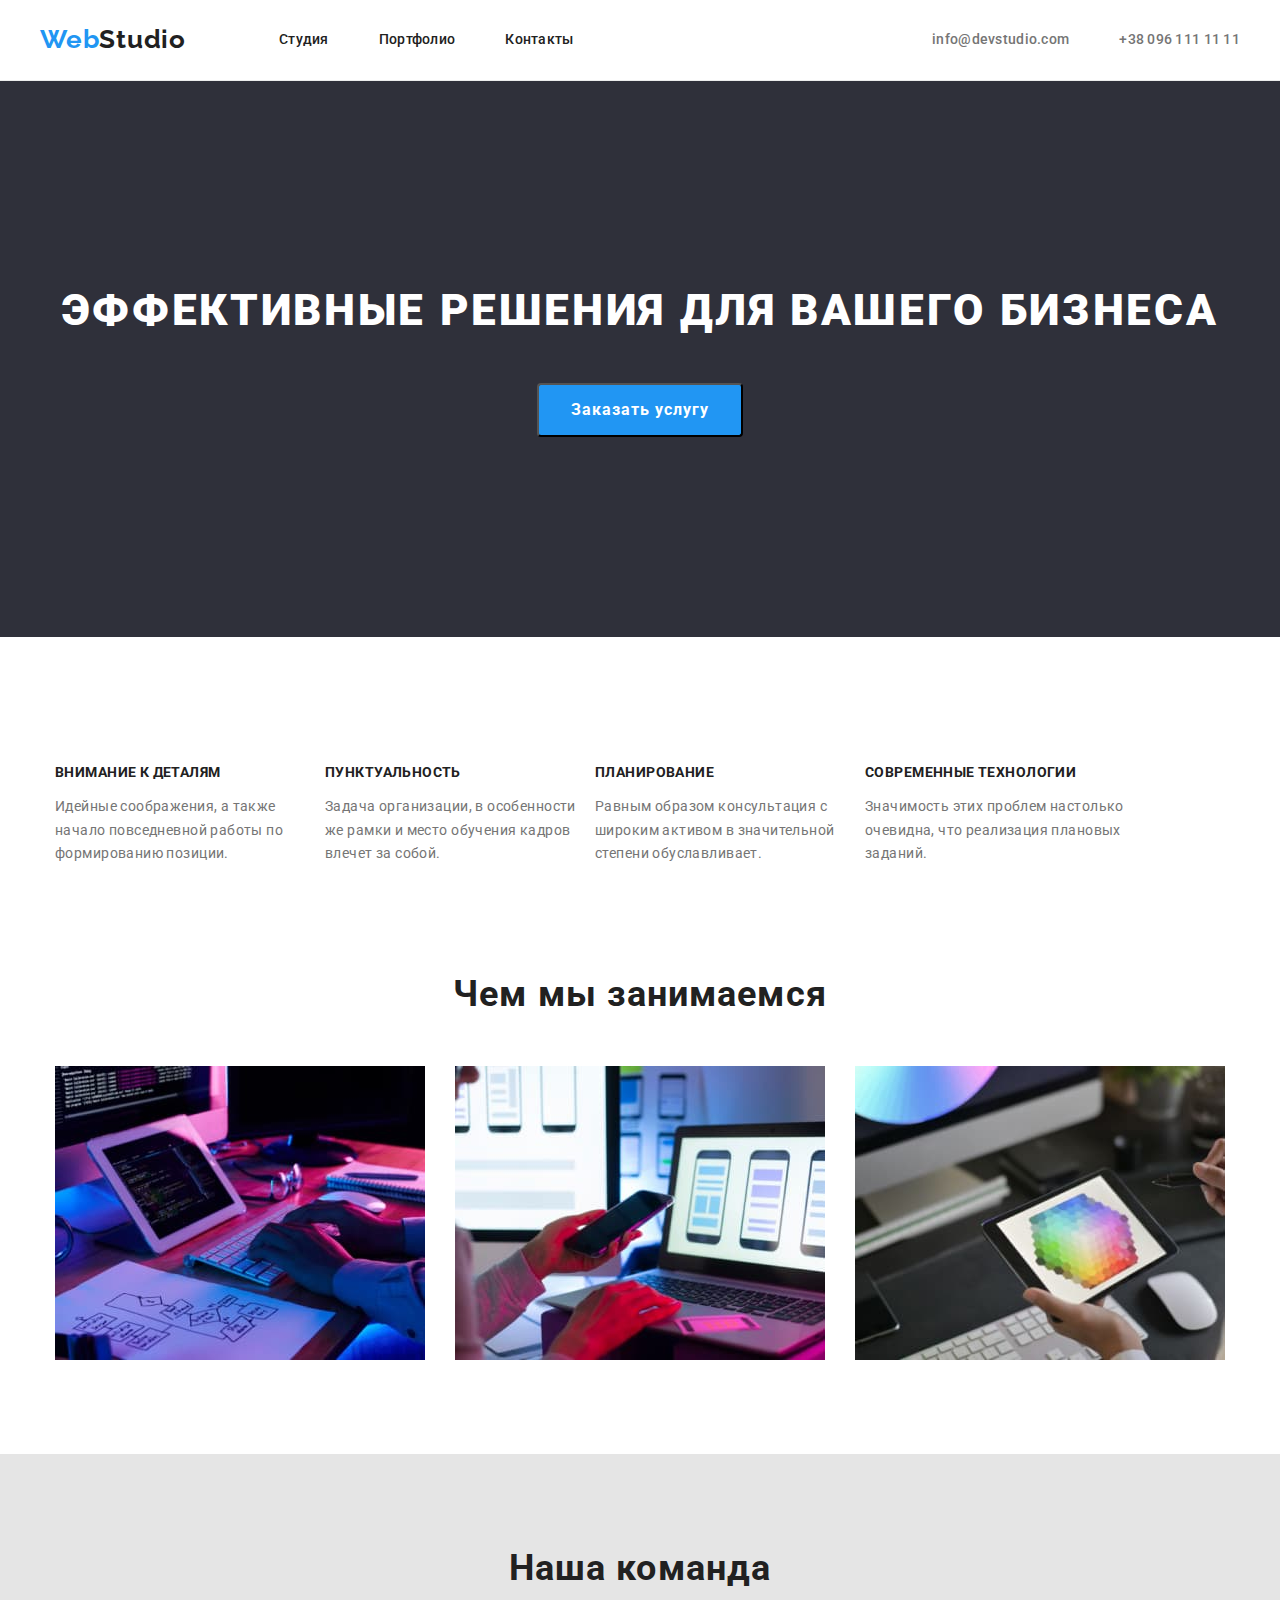
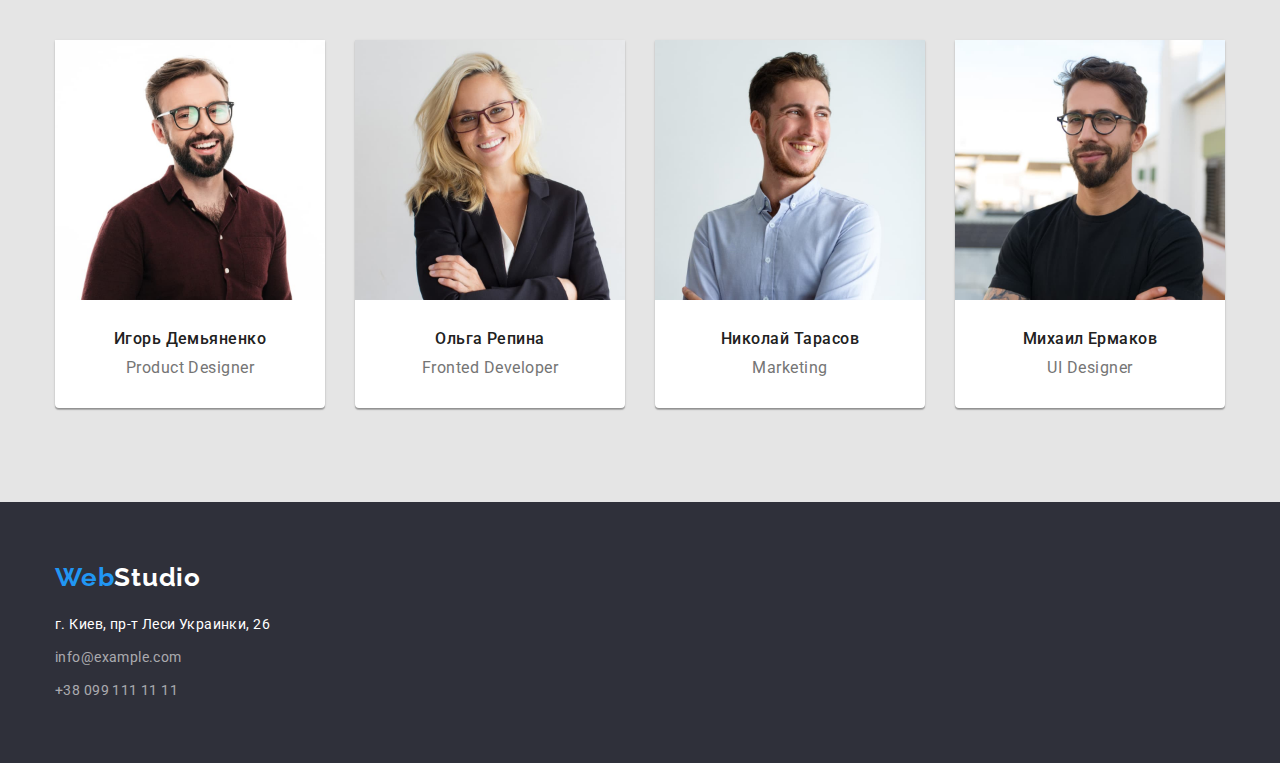
<file: index.html>
<!DOCTYPE html>
<html lang="ru">
  <head>
    <meta charset="UTF-8" />
    <meta http-equiv="X-UA-Compatible" content="IE=edge" />
    <meta name="viewport" content="width=device-width, initial-scale=1.0" />

    <title>Web Studio</title>
    <link rel="preconnect" href="https://fonts.gstatic.com" />
    <link
      href="https://fonts.googleapis.com/css2?family=Raleway:wght@700&family=Roboto:wght@400;500;700;900&display=swap"
      rel="stylesheet"
    />
    <link rel=stylesheet"
    href="https://cdnjs.cloudflare.com/ajax/libs/modern-normalize/1.0.0/modern-normalize.min.css">
    <link href="css/styles.css" type="text/css" rel="stylesheet" />
  </head>
  <body>

    <header class="page-header">
      <div class="container">
               
        <nav class="display-nav-page">
            <a class="logo" href="./index.html">Web<span class="studio-black">Studio</span></a>
          <ul class="site-nav list">
            <li class="group"><a class="link-header" href="/index.html">Студия</a></li>
            <li class="group">
              <a class="link-header" href="./portfolio.html">Портфолио</a>
            </li>
            <li class="group"><a class="link-header" href="">Контакты</a></li>
          </ul>
        </nav>
        <ul class="auth-nav list">
          <li class="group">
            <a class="link-header" href="mailto:info@devstudio.com"
              >info@devstudio.com</a>
            
          </li>
          <li class="group">
            <a class="link-header" href="tel:+380961111111"
              >+38 096 111 11 11</a
            >
          </li>
        </ul>
      </div>
    </header>
    <main>
      <section class="page-hero">
        <div class="fon-hero">
          <h1 class="hero-title">Эффективные решения для вашего бизнеса</h1>
          <button class="style-button" type="button">Заказать услугу</button>
        </div>
      </section>

      <section class="section-detail">
        <h2></h2>
        <div class="container">
          <ul class="features-list list">
            <li class="block-features">
              <h3 class="feature-title">ВНИМАНИЕ К ДЕТАЛЯМ</h3>
              <p>
                Идейные соображения, а также начало повседневной работы по
                формированию позиции.
              </p>
            </li>

            <li class="block-features">
              <h3 class="feature-title">ПУНКТУАЛЬНОСТЬ</h3>
              <p>
                Задача организации, в особенности же рамки и место обучения
                кадров влечет за собой.
              </p>
            </li>

            <li class="block-features">
              <h3 class="feature-title">ПЛАНИРОВАНИЕ</h3>
              <p>
                Равным образом консультация с широким активом в значительной
                степени обуславливает.
              </p>
            </li>

            <li class="block-features">
              <h3 class="feature-title">СОВРЕМЕННЫЕ ТЕХНОЛОГИИ</h3>
              <p>
                Значимость этих проблем настолько очевидна, что реализация
                плановых заданий.
              </p>
            </li>
          </ul>
        </div>
      </section>

      <section class="section">
        <div class="container">
          <h2 class="doing-work">Чем мы занимаемся</h2>
          <ul class="works list">
            <li class="block-works">
              <img src="./images/img(7).jpg" alt="IOS приложения" width="370" />
            </li>
            <li class="block-works">
              <img
                src="./images/img(1)(1).jpg"
                alt="Android приложения"
                width="370"
              />
            </li>
            <li class="block-works">
              <img
                src="./images/img(2)(1).jpg"
                alt="Windows приложения"
                width="370"
              />
            </li>
          </ul>
        </div>
      </section>
      <section class="team">
        <section class="section">
          <div class="container">
            <h2 class="doing-work">Наша команда</h2>

            <ul class="features list">
              <li class="person-features">
                <img
                  src="./images/img(3)(1).jpg"
                  alt="Product Designer"
                  width="270"
                />
                <div class="title-name-work"><h3 class="works-names">Игорь Демьяненко</h3>
                <p>Product Designer</p></div>
              </li>

              <li class="person-features">
                <img
                  src="./images/img(4)(1).jpg"
                  alt="Fronted Developer"
                  width="270"
                /><div class="title-name-work"><h3 class="works-names">Ольга Репина</h3>
                <p>Fronted Developer</p></div>
                
              </li>

              <li class="person-features">
                <img src="./images/img(5)(1).jpg" alt="Marketing" width="270" />
                <div class="title-name-work"><h3 class="works-names">Николай Тарасов</h3>
                <p>Marketing</p></div>
              </li>

              <li class="person-features">
                <img
                  src="./images/img(6)(1).jpg"
                  alt="UI Designer"
                  width="270"
                /><div class="title-name-work"><h3 class="works-names">Михаил Ермаков</h3>
                <p>UI Designer</p></div>
                
              </li>
            </ul>
          </div>
        </section>
      </section>
    </main>
    <footer class="address">
      <div class="container">
        <a href="./index.html" class="logo"
          >Web<span class="studio-white">Studio</span></a
        >
        <address>
          <ul class="footer-list list">
            <li class="street-house">г. Киев, пр-т Леси Украинки, 26</li>
            <li>
              <a class="email-address" href="mailto:info@example.com"
                >info@example.com</a
              >
            </li>
            <li>
              <a class="tel-address" href="tel:+380991111111"
                >+38 099 111 11 11</a
              >
            </li>
          </ul>
        </address>
      </div>
    </footer>
  </body>
</html>
</file>
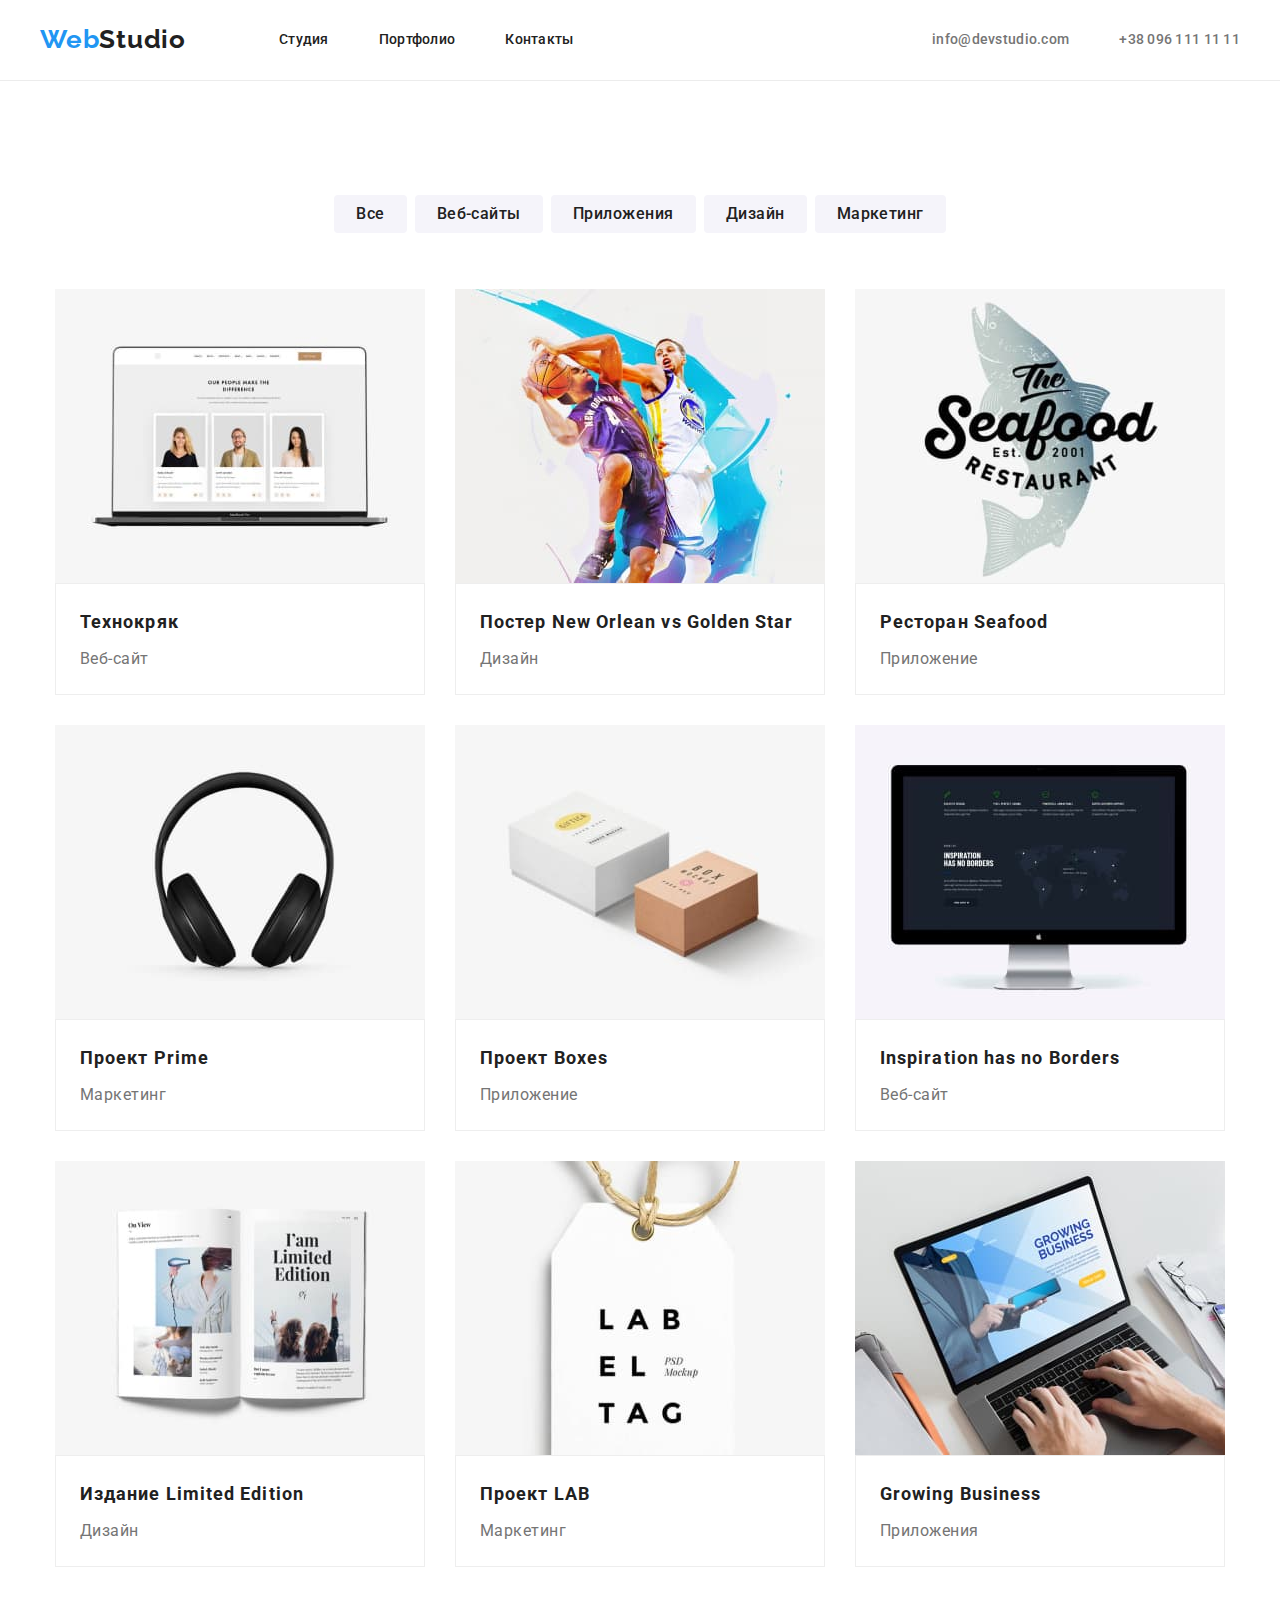
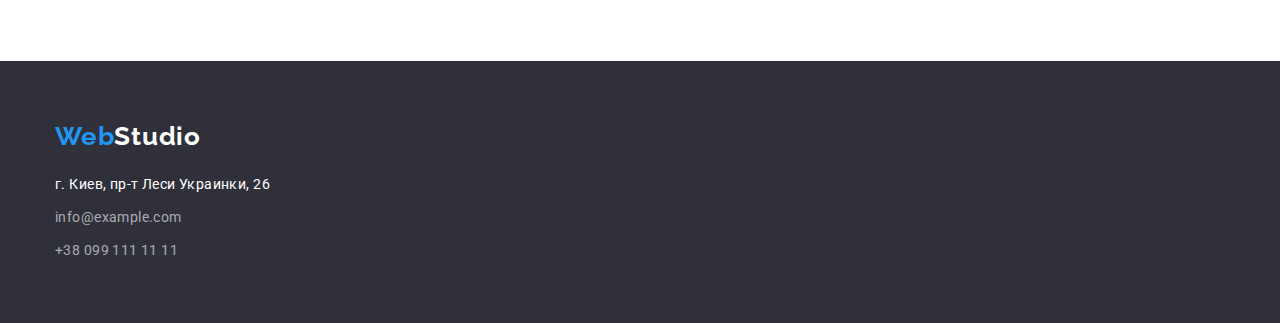
<file: portfolio.html>
<!DOCTYPE html>
<html lang="ru">
  <head>
    <meta charset="UTF-8" />
    <meta http-equiv="X-UA-Compatible" content="IE=edge" />
    <meta name="viewport" content="width=device-width, initial-scale=1.0" />

    <title>Portfolio</title>
    <link rel="preconnect" href="https://fonts.gstatic.com" />
    <link href="css/styles.css" type="text/css" rel="stylesheet" />
    <link
      href="https://fonts.googleapis.com/css2?family=Raleway:wght@700&family=Roboto:wght@400;500;700;900&display=swap"
      rel="stylesheet"
    />
  </head>
  <body>
<header class="page-header">
    <div class="container">

        <nav class="display-nav-page">
            <a class="logo" href="./index.html">Web<span class="studio-black">Studio</span></a>
            <ul class="site-nav list">
                <li class="group"><a class="link-header" href="/index.html">Студия</a></li>
                <li class="group">
                    <a class="link-header" href="./portfolio.html">Портфолио</a>
                </li>
                <li class="group"><a class="link-header" href="">Контакты</a></li>
            </ul>
        </nav>
        <ul class="auth-nav list">
            <li class="group">
                <a class="link-header" href="mailto:info@devstudio.com">info@devstudio.com</a>

            </li>
            <li class="group">
                <a class="link-header" href="tel:+380961111111">+38 096 111 11 11</a>
            </li>
        </ul>
    </div>
</header>

    <section class="section-button">
      <h2></h2>
      <div class="container">
        <ul class="button-line">
          <li><button class="link" type="button">Все</button></li>
          <li><button class="link" type="button">Веб-сайты</button></li>
          <li><button class="link" type="button">Приложения</button></li>
          <li><button class="link" type="button">Дизайн</button></li>
          <li><button class="link" type="button">Маркетинг</button></li>
        </ul>
        <div>

        <ul class="project-works list">
          <li class="block-projects">
            <article class="card">
                <div class="card-thumb"><img src="./images/img(9)21.jpg" alt="web" width="370" />
                    </div>
            <div class="card-content"><h3 class="card-heading">Технокряк</h3>
            <p class="card-text">Веб-сайт</p>
            </div>
            </article>
             
          </li>
          <li class="block-projects">
            <article class="card">
            <div class="card-thumb"><img src="./images/basket.jpg" alt="design" width="370" /></div>
            <div class="card-content"><h3 class="card-heading">Постер New Orlean vs Golden Star</h3>
            <p class="card-text">Дизайн</p>
            </div>
            </article>
          </li>
          <li class="block-projects">
            <article class="card">
            <div class="card-thumb"><img src="./images/img(2)(1)22.jpg" alt="apps" width="370" /></div>
            <div class="card-content"><h3 class="card-heading">Ресторан Seafood</h3>
            <p class="card-text">Приложение</p>
            </div>
            </article>
          </li>
          <li class="block-projects">
            <article class="card">
            <div class="card-thumb"><img src="./images/img(2)(1)21.jpg" alt="Marketing" width="370" /></div>
            <div class="card-content"><h3 class="card-heading">Проект Prime</h3>
            <p class="card-text">Маркетинг</p>
            </div>
            </article>
          </li>
          <li class="block-projects">
            <article class="card">
            <div class="card-thumb"><img src="./images/img(4)(1)2.jpg" alt="apps" width="370" /></div>
            <div class="card-content"><h3 class="card-heading">Проект Boxes</h3>
            <p class="card-text">Приложение</p>
            </div>
            </article>
          </li>
          <li class="block-projects">
            <article class="card">
            <div class="card-thumb"><img src="./images/img(5)(1)2.jpg" width="370" alt="web" /></div>
            <div class="card-content"><h3 class="card-heading">Inspiration has no Borders</h3>
            <p class="card-text">Веб-сайт</p>
            </div>
            </article>
          </li>
          <li class="block-projects">
            <article class="card">
            <div class="card-thumb"><img src="./images/img(6)(1)2.jpg" width="370" alt="design" /></div>
            <div class="card-content"><h3 class="card-heading">Издание Limited Edition</h3>
            <p class="card-text">Дизайн</p>
            </div>
            </article>
          </li>
          <li class="block-projects">
            <article class="card">
            <div class="card-thumb"><img src="./images/img(7)(1)2.jpg" width="370" alt="marketing" /></div>
            <div class="card-content"><h3 class="card-heading">Проект LAB</h3>
            <p class="card-text">Маркетинг</p>
            </div>
            </article>
          </li>
          <li class="block-projects">
            <article class="card">
            <div class="card-thumb"><img src="./images/img(8)(1).jpg" alt="apps" width="370" /></div>
            <div class="card-content"><h3 class="card-heading">Growing Business</h3>
            <p class="card-text">Приложения</p>
            </div>
            </article>
          </li>
        </ul>
        </div>
      </div>
    </section>

    <footer class="address">
      <div class="container">
        <a href="./index.html" class="logo"
          >Web<span class="studio-white">Studio</span></a
        >
        <address>
          <ul class="footer-list list">
            <li class="street-house">г. Киев, пр-т Леси Украинки, 26</li>
            <li>
              <a class="email-address" href="mailto:info@example.com"
                >info@example.com</a
              >
            </li>
            <li>
              <a class="tel-address" href="tel:+380991111111"
                >+38 099 111 11 11</a
              >
            </li>
          </ul>
        </address>
      </div>
    </footer>
  </body>
</html>
</file>
<file: css/styles.css>
:root {
  --primery-color: #212121;
  --title-color: #757575;
  --accent-color: #2196f3;
  --primery-background: white;
  --section-background: #e5e5e5;
  --card-set-gap: 30px;
  --card-shadow: 0px 2px 1px -1px rgba(0, 0, 0, 0.2),
    opx 1px 1px 0px rgba(0, 0, 0, 0.14), 0px 1px 3px 0px rgba(0, 0, 0, 0.12);
  --primery-text: "Roboto", sans-serif;
}
/* Изменение стандарта разметки страницы с content- box,
 для стабилизации ширины */

html {
  box-sizing: border-box;
}
/* *,
*::before,
*::after {
  box-sizing: inherit;
} */

body {
  font-family: var(--primery-text);
  color: var(--primery-color);
  background: var(--primery-background);
  text-decoration: none;
  margin: 0;
}

.container {
  width: 1200px;
  margin-left: auto;
  margin-right: auto;
  padding-left: 15px;
  padding-right: 15px; 
  box-sizing: border-box;
  /* background-color: tomato; */
}

.list {
  list-style: none;
  margin: 0;
  padding: 0;
}
/* top header */

.logo {
  /* cursor: default; */
  font-family: Raleway;
  font-weight: bold;
  font-size: 26px;
  line-height: 1.2em;
  text-decoration: none;
  letter-spacing: 0.03em;
  color: var(--accent-color);
  margin: 0px;
  /* display: flex; */
}
.studio-black {
  color: var(--primery-color);
}
/* front header */
.link-header {
  text-decoration: none;
  /* cursor: default; */
}

.page-header {
  font-family: var(--primery-text);
  font-weight: 500;
  font-size: 14px;
  line-height: 1.14em;
  letter-spacing: 0.02em;
  text-decoration: none;
  border-bottom: 1px solid #ececec;
  padding-bottom: 25px;
  padding-top: 24px;
}
/* header menu */
.page-header .container {
  display: flex;
  justify-content: space-between;
  padding: 0;
}

.display-nav-page {
  display: flex;
  align-items: center;
}
.site-nav {
  display: flex;
  margin-left: 93px;
  padding: 0;
}
.site-nav .group {
  margin-left: 50px;
}
.site-nav .group:first-child {
  margin-left: 0;
}
.auth-nav {
  display: flex;
  align-items: center;
  padding: 0;
}
.auth-nav .group {
  margin-right: 50px;
}
.auth-nav .group:last-child {
  margin-right: 0;
}
.page-hero {
  background: #2f303a;
  color: #ffffff;
  font-family: var(--primery-text);
  font-weight: 900;
  font-size: 44px;
  line-height: 1.36em;
  text-align: center;
  letter-spacing: 0.06em;
  text-transform: uppercase;
  padding-top: 200px;
  padding-bottom: 200px;
}

.hero-title {
  font-family: var(--primery-text);
  font-weight: 900;
  font-size: 44px;
  line-height: 1.36em;
  text-align: center;
  letter-spacing: 0.06em;
  text-transform: uppercase;
  margin: 0 0 30px 0;
  tex
}

.auth-nav.link {
  font-family: var(--primery-text);
  font-weight: 500;
  font-size: 14px;
  line-height: 1.14em;
  letter-spacing: 0.02em;
}

.page-hero button {
  font-family: var(--primery-text);
  font-weight: bold;
  font-size: 16px;
  line-height: 1.87em;
  align-items: center;
  text-align: center;
  letter-spacing: 0.06em;
  border-radius: 4px;
}

/* body */
/* optimization details work */
.section {
  padding-top: 94px;
  padding-bottom: 94px;
}
.section-detail {
  padding-top: 94px;
}
.empty {
  pading-bottom: 0;
}
.features-list {
  display: flex;
  flex-wrap: wrap;
  padding: 0;
}
.features-list .block-features {
  width: 270px;
}

.features-list h3 {
  font-family: var(--primery-text);
  font-weight: bold;
  font-size: 14px;
  line-height: 1.14em;
  letter-spacing: 0.03em;
  text-transform: uppercase;
}

.features-list p {
  color: var(--title-color);
  font-family: var(--primery-text);
  font-size: 14px;
  line-height: 1.7em;
  letter-spacing: 0.03em;
}
.works {
  margin-top: 0;
  display: flex;
  /* flex-wrap: nowrap; */
  /* align-self: center; */
}
.block-works {
  margin-left: 30px;
}
.block-works:first-child {
  margin-left: 0;
}

.doing-work {
  font-family: var(--primery-text);
  font-weight: bold;
  font-size: 36px;
  line-height: 1.16em;
  text-align: center;
  letter-spacing: 0.03em;
 
  margin: 0 0 50px;
}
.works-names {
  font-family: var(--primery-text);
  font-weight: 500;
  font-size: 16px;
  line-height: 1.18;
  text-align: center;
  letter-spacing: 0.03em;
  margin: 0;
  padding-bottom: 10px;
}
.title-name-work {
  text-align: center;
  padding-bottom: 30px;
  padding-top: 30px;
}

.features-list {
  margin-bottom: 0;
}
.features {
  display: flex;
  flex-wrap: nowrap;
  margin: 0;
  padding: 0;
}
.features li {
  box-shadow: 0px 1px 3px rgba(0, 0, 0, 0.12), 0px 1px 1px rgba(0, 0, 0, 0.14),
    0px 2px 1px rgba(0, 0, 0, 0.2);
  border-radius: 0px 0px 4px 4px;
  background: var(--primery-background);
  margin-left: 30px;
}
.features li:first-child {
  margin-left: 0;
}
/* box-shadow: var(--card-shadow);*/

.features p {
  font-family: var(--primery-text);
  font-size: 16px;
  line-height: 1.18em;
  text-align: center;
  letter-spacing: 0.03em;
  color: var(--title-color);
  margin: 0;
  
}

.site-nav .link-header {
  font-family: var(--primery-text);
  font-weight: 500;
  font-size: 14px;
  line-height: 1.14em;
  letter-spacing: 0.02em;
  color: var(--primery-color);
}

.site-nav .link-header:hover,
.site-nav .link-header:focus,
.auth-nav .link-header:hover,
.auth-nav .link-header:focus {
  color: var(--accent-color);
}
.auth-nav .link-header {
  color: var(--title-color);
}
.features-list p {
  color: var(--title-color);
}

/* colors section */

.section {
  color: var(--primery-color);
}
.team {
  background-color: var(--section-background);
}

.section-button p {
  color: var(--title-color);
}

/* footer */

.address {
  background: #2f303a;
  font-family: var(--primery-text);
  font-weight: normal;
  font-size: 14px;
  line-height: 1.71em;
  letter-spacing: 0.03em;
  margin: 0;
  padding: 60px 0 60px;
}

.email-address {
  font-family: var(--primery-text);
  font-style: normal;
  font-weight: normal;
  font-size: 14px;
  line-height: 1.71em;
  letter-spacing: 0.03em;
  color: rgba(255, 255, 255, 0.6);
}
address li {
  margin-top: 9px;
}
.footer-list {
  padding: 0;
  margin: 0;
}
.tel-address {
  font-family: var(--primery-text);
  font-weight: normal;
  font-size: 14px;
  line-height: 1.71em;
  letter-spacing: 0.03em;
  color: rgba(255, 255, 255, 0.6);
}

.street-house {
  font-family: var(--primery-text);
  font-style: normal;
  font-weight: normal;
  font-size: 14px;
  line-height: 1.71;
  color: #ffffff;
  letter-spacing: 0.03em;
  margin-top: 20px;
}

/* button */

.style-button {
  color: white;
  background: var(--accent-color);
  cursor: pointer;
  padding: 10px 32px;
  margin: auto;
}

/* sectioin porfolio */

.section-button {
  font-family: var(--primery-text);
  font-weight: 500;
  font-size: 16px;
  line-height: 1.62em;
  /* text-align: center; */
  letter-spacing: 0.03em;
  color: var(--primery-color);
  padding-top: 94px;
  padding-bottom: 94px;
   
  
}
.button-line {
  justify-content: center;
  display: flex;
  list-style: none;
  margin-bottom: 56px;
  padding: 0;
  margin-top: 0;
 
}

.link {
  font-family: var(--primery-text);
  font-weight: 500;
  font-size: 16px;
  line-height: 1.62em;
  text-align: center;
  letter-spacing: 0.03em;

  padding: 6px 22px;
  /* background: var(--primery-background); */
  border-radius: 4px; 
  cursor: pointer;
  border: none;
  background: #F5F4FA;
}
.button-line li {
  margin-left: 8px;
}
.button-line li:first-child {
  margin-left: 0;
}

.link:hover,
.link:focus {
  background-color: var(--accent-color);
  color: var(--primery-background);
}
.link {
  color: var(--primery-color);
}


.project-works h3 {
  font-family: var(--primery-text);
  font-style: normal;
  font-weight: bold;
  font-size: 18px;
  line-height: 2em;
  letter-spacing: 0.06em;
}

.project-works p {
  font-family: var(--primery-text);
  font-weight: normal;
  font-size: 16px;
  line-height: 1.87em;
  letter-spacing: 0.03em;
}
/* оформление flexbox-index */
.feautures-list {
  display: flex;
}

/* оформление flexbox-portfolio */
.project-works {
  display: flex;
  flex-wrap: wrap;
  padding: 0;
  margin-bottom: 0;
  /* margin-left: calc(-1 * var(--card-set-gap));
  margin-top: calc(-1 * var(--card-set-gap)); */
  
}

.project-works .block-projects {
  flex-basis: calc(100% / 3 -20px);
  margin-left: var(--card-set-gap);
  margin-top: var(--card-set-gap); 
}
.block-projects:nth-child(3n + 1) { 
  margin-left: 0;
}
.block-projects:nth-child(-n + 3) {
  margin-top: auto;
}
.card-heading {
 padding: 0 0 4px 0;
  text-align: left;
  margin: 0 24px;
}
img {
  display: block;
}
.card-text {
  text-align: left;
  margin: 0 24px;
}
.card-content {
  border: 1px solid #eeeeee;
  padding: 20px 0;
}

/* logo white */
.studio-white {
  color: white;
}
.email-address,
.tel-address {
  font-style: normal;
  text-decoration: none;
}
</file>
